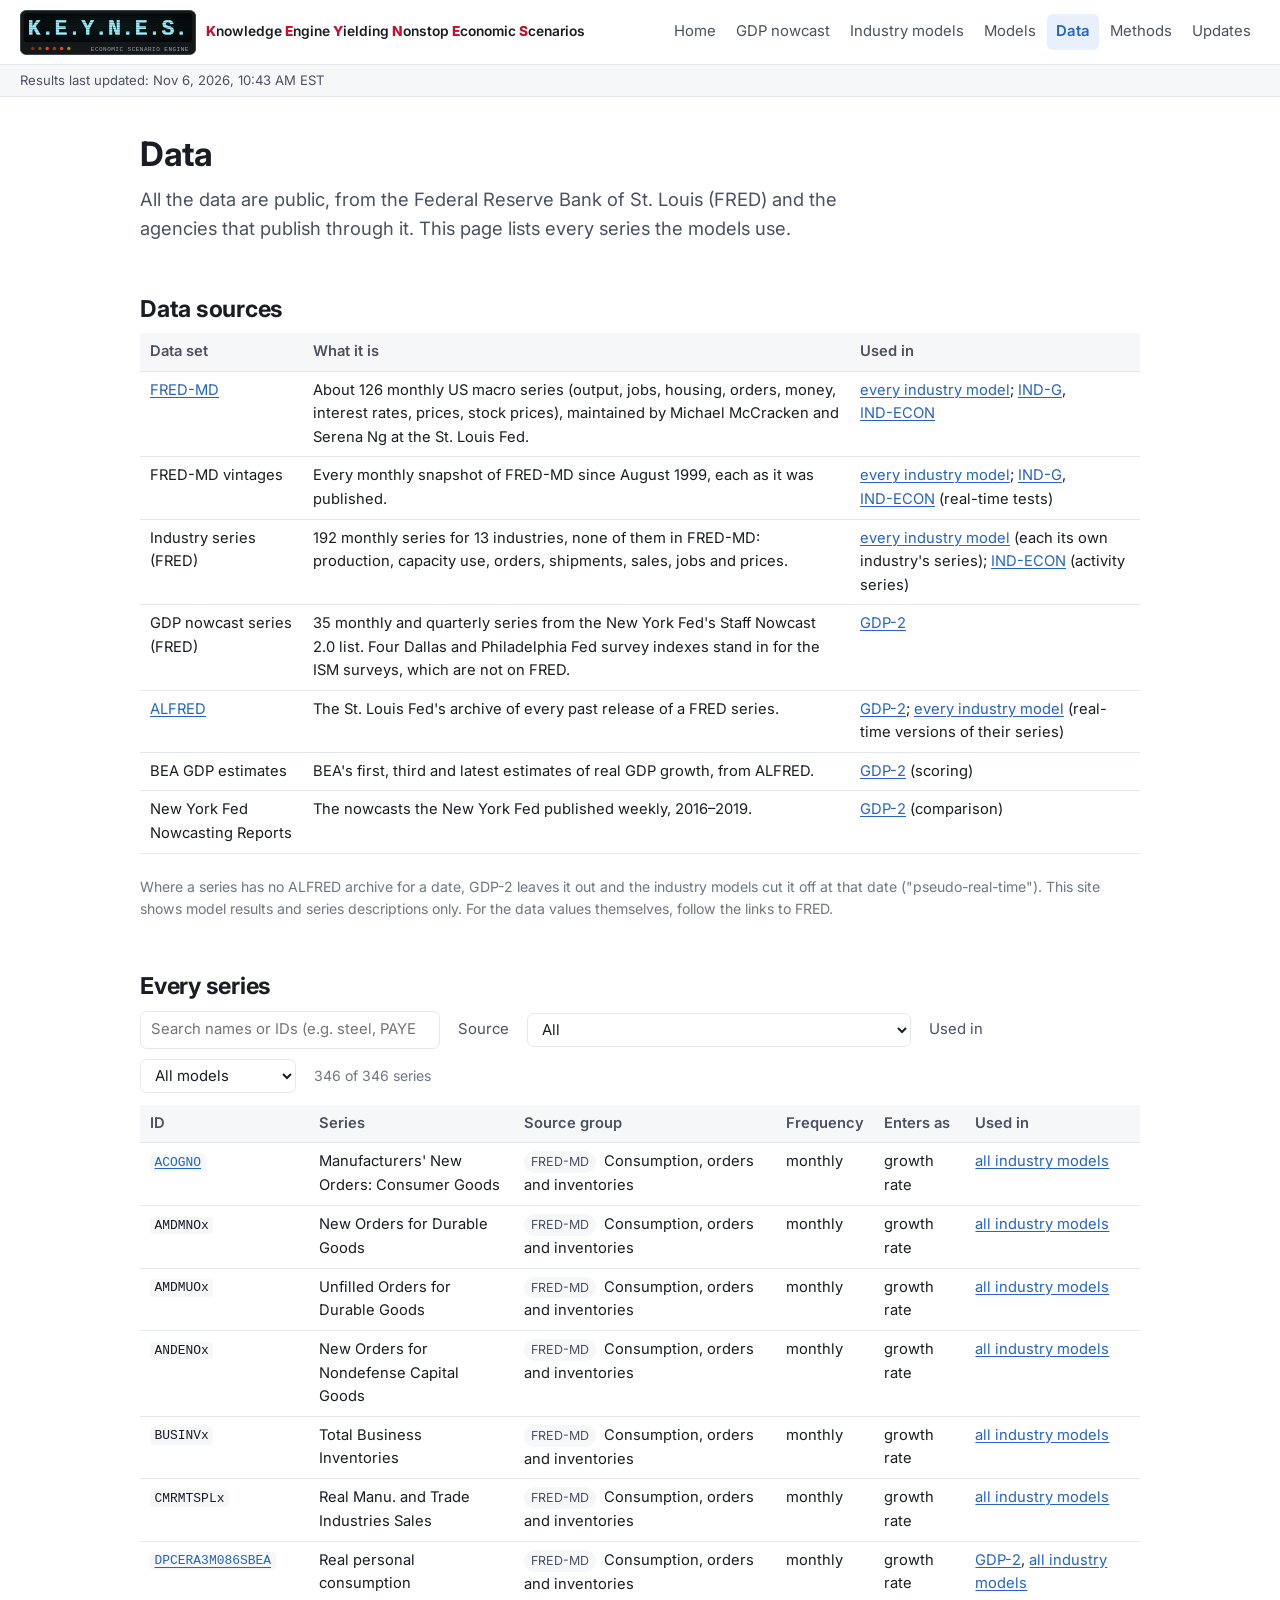
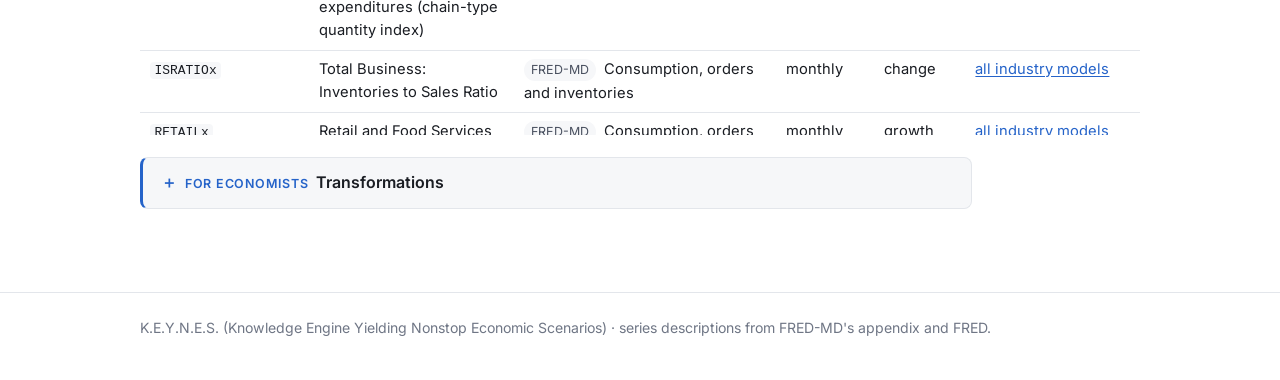
<file: data.html>
<!doctype html>
<html lang="en">
<head>
<meta charset="utf-8">
<meta name="viewport" content="width=device-width, initial-scale=1">
<title>Data · KEYNES</title>
<meta name="description" content="Every data series used by the GDP nowcast and the industry models, with links to FRED.">
<link rel="preconnect" href="https://fonts.googleapis.com">
<link rel="stylesheet" href="https://fonts.googleapis.com/css2?family=Inter:wght@400;600;700&display=swap">
<link rel="stylesheet" href="assets/style.css">
<script defer src="assets/common.js"></script>
<script defer src="assets/data.js"></script>
</head>
<body>
<header class="site"><div class="wrap">
  <a class="brand" href="index.html"><img src="assets/keynes.svg" alt="K.E.Y.N.E.S." width="176" height="45"><span class="kn"><b>K</b>nowledge <b>E</b>ngine <b>Y</b>ielding <b>N</b>onstop <b>E</b>conomic <b>S</b>cenarios</span></a>
  <nav class="main">
    <a href="index.html">Home</a>
    <a href="nowcast.html">GDP nowcast</a>
    <a href="industries.html">Industry models</a>
    <a href="structure.html">Models</a>
    <a href="data.html">Data</a>
    <a href="methods.html">Methods</a>
    <a href="updates.html">Updates</a>
  </nav>
</div></header>

<main><div class="wrap">
  <h1>Data</h1>
  <p class="lead">All the data are public, from the Federal Reserve Bank of St. Louis (FRED) and the agencies that
    publish through it. This page lists every series the models use.</p>

  <h2>Data sources</h2>
  <div class="table-wrap"><table>
    <thead><tr><th>Data set</th><th>What it is</th><th>Used in</th></tr></thead>
    <tbody>
      <tr><td><a href="https://www.stlouisfed.org/research/economists/mccracken/fred-databases" target="_blank" rel="noopener">FRED-MD</a></td>
        <td>About 126 monthly US macro series (output, jobs, housing, orders, money, interest rates, prices, stock
          prices), maintained by Michael McCracken and Serena Ng at the St. Louis Fed.</td>
        <td><a href="structure.html#production">every industry model</a>; <a href="structure.html#ind-g">IND-G</a>, <a href="structure.html#ind-econ">IND-ECON</a></td></tr>
      <tr><td>FRED-MD vintages</td><td>Every monthly snapshot of FRED-MD since August 1999, each as it was published.</td>
        <td><a href="structure.html#production">every industry model</a>; <a href="structure.html#ind-g">IND-G</a>, <a href="structure.html#ind-econ">IND-ECON</a> (real-time tests)</td></tr>
      <tr><td>Industry series (FRED)</td><td>192 monthly series for 13 industries, none of them in FRED-MD: production,
          capacity use, orders, shipments, sales, jobs and prices.</td><td><a href="structure.html#production">every industry model</a> (each its own industry's series); <a href="structure.html#ind-econ">IND-ECON</a> (activity series)</td></tr>
      <tr><td>GDP nowcast series (FRED)</td><td>35 monthly and quarterly series from the New York Fed's Staff Nowcast 2.0 list. Four Dallas and
          Philadelphia Fed survey indexes stand in for the ISM surveys, which are not on FRED.</td>
        <td><a href="nowcast.html">GDP-2</a></td></tr>
      <tr><td><a href="https://alfred.stlouisfed.org/" target="_blank" rel="noopener">ALFRED</a></td>
        <td>The St. Louis Fed's archive of every past release of a FRED series.</td>
        <td><a href="nowcast.html">GDP-2</a>; <a href="structure.html#production">every industry model</a> (real-time versions of their series)</td></tr>
      <tr><td>BEA GDP estimates</td><td>BEA's first, third and latest estimates of real GDP growth, from ALFRED.</td>
        <td><a href="nowcast.html">GDP-2</a> (scoring)</td></tr>
      <tr><td>New York Fed Nowcasting Reports</td><td>The nowcasts the New York Fed published weekly, 2016–2019.</td>
        <td><a href="nowcast.html">GDP-2</a> (comparison)</td></tr>
    </tbody>
  </table></div>
  <p class="small muted">Where a series has no ALFRED archive for a date, GDP-2 leaves it out and the industry models
    cut it off at that date ("pseudo-real-time"). This site shows model results and series descriptions only. For the data values themselves,
    follow the links to FRED.</p>

  <h2>Every series</h2>
  <div class="controls">
    <input type="search" id="q" placeholder="Search names or IDs (e.g. steel, PAYEMS)" aria-label="Search series">
    <label for="f-src">Source</label>
    <select id="f-src"><option value="">All</option></select>
    <label for="f-used">Used in</label>
    <select id="f-used"><option value="">All models</option><option value="GDP-2">GDP-2</option><option value="IND">Industry models</option></select>
    <span class="muted small" id="count"></span>
  </div>
  <div class="table-wrap" style="max-height: 70vh"><table id="tbl"></table></div>
  <details class="deep">
    <summary><span class="kicker">For economists</span>Transformations</summary>
    <p>Industry models follow FRED-MD's transformation codes: "growth rate" is the change in the log, "change in growth
      rate" the second difference of the log (FRED-MD's default for prices), "change" the first difference. Every series
      is then standardized. The GDP nowcast follows the New York Fed's Table 1: monthly % changes or changes, survey
      indexes in levels, quarterly series as % changes at an annual rate.</p>
  </details>
</div></main>

<footer class="site"><div class="wrap">
  K.E.Y.N.E.S. (Knowledge Engine Yielding Nonstop Economic Scenarios) · series descriptions from FRED-MD's appendix and FRED.
</div></footer>
</body>
</html>
</file>
<file: assets/style.css>
:root {
  --bg: #ffffff;
  --surface: #f6f7f9;
  --ink: #1a1d23;
  --ink-2: #4a5160;
  --ink-3: #6f7685;
  --line: #e3e6eb;
  --accent: #2563c9;
  --accent-soft: #e8f0fc;
  --good: #1f8a5b;
  --bad: #c2453b;
  --truth: #1a1d23;
  --max: 1040px;
  --radius: 10px;
  color-scheme: light;
}
@media (prefers-color-scheme: dark) {
  :root {
    --bg: #14161a;
    --surface: #1c1f25;
    --ink: #e9ebef;
    --ink-2: #b7bcc6;
    --ink-3: #8c93a1;
    --line: #2d313a;
    --accent: #6ea2f5;
    --accent-soft: #1d2a40;
    --good: #4cc08a;
    --bad: #ef7c70;
    --truth: #f2f3f5;
    color-scheme: dark;
  }
}

* { box-sizing: border-box; }
html { -webkit-text-size-adjust: 100%; }
body {
  margin: 0;
  background: var(--bg);
  color: var(--ink);
  font: 16px/1.6 Inter, system-ui, -apple-system, "Segoe UI", Roboto, sans-serif;
}
a { color: var(--accent); text-underline-offset: 2px; }
h1, h2, h3 { line-height: 1.25; letter-spacing: -0.01em; }
h1 { font-size: 2.1rem; margin: 0 0 0.6rem; }
h2 { font-size: 1.45rem; margin: 2.8rem 0 0.6rem; padding-top: 0.4rem; }
h2 .muted { font-weight: 400; }
h3 { font-size: 1.1rem; margin: 1.8rem 0 0.4rem; }
p { margin: 0 0 1rem; }
code { font: 0.88em ui-monospace, SFMono-Regular, Menlo, monospace; background: var(--surface);
       padding: 0.1em 0.35em; border-radius: 4px; }

/* layout */
.wrap { max-width: var(--max); margin: 0 auto; padding: 0 20px; }
header.site { border-bottom: 1px solid var(--line); background: var(--bg); position: sticky; top: 0; z-index: 10; }
header.site .wrap { display: flex; align-items: center; gap: 16px; min-height: 64px; flex-wrap: wrap; }
.brand { font-weight: 700; color: var(--ink); text-decoration: none; white-space: nowrap; }
.brand span { color: var(--accent); }
nav.main { display: flex; gap: 2px; flex-wrap: wrap; margin-left: auto; }
nav.main a { color: var(--ink-2); text-decoration: none; padding: 6px 9px; border-radius: 6px; font-size: 0.93rem; }
nav.main a:hover { background: var(--surface); color: var(--ink); }
nav.main a[aria-current="page"] { color: var(--accent); background: var(--accent-soft); font-weight: 600; }
main { padding: 36px 0 64px; }
footer.site { border-top: 1px solid var(--line); color: var(--ink-3); font-size: 0.88rem; padding: 24px 0 40px; }

.lead { font-size: 1.15rem; color: var(--ink-2); max-width: 46rem; }
.prose { max-width: 46rem; }
.muted { color: var(--ink-3); }
.small { font-size: 0.88rem; }

/* cards and stat tiles */
.grid { display: grid; gap: 16px; }
.grid.two { grid-template-columns: repeat(auto-fit, minmax(300px, 1fr)); }
.grid.three { grid-template-columns: repeat(auto-fit, minmax(220px, 1fr)); }
.card { border: 1px solid var(--line); border-radius: var(--radius); padding: 20px 22px; background: var(--bg); }
.card h3 { margin-top: 0; }
a.card { display: block; color: inherit; text-decoration: none; transition: border-color .15s; }
a.card:hover { border-color: var(--accent); }
a.card .more { color: var(--accent); font-weight: 600; font-size: 0.95rem; }
.stat { background: var(--surface); border-radius: var(--radius); padding: 16px 18px; }
.stat .value { font-size: 1.9rem; font-weight: 700; line-height: 1.1; }
.stat .label { color: var(--ink-2); font-size: 0.92rem; margin-top: 6px; }

/* figures */
figure.chart { margin: 1.2rem 0 1.6rem; }
figure.chart figcaption { color: var(--ink-3); font-size: 0.85rem; margin-top: 6px; max-width: 46rem; }
.chart-title { font-weight: 650; margin: 0 0 2px; }
.chart-sub { color: var(--ink-2); font-size: 0.92rem; margin: 0 0 8px; }
.plot { width: 100%; overflow-x: auto; }
.plot svg { max-width: 100%; height: auto; overflow: visible; }
.plot figure { margin: 0; }
.legend { display: flex; flex-wrap: wrap; gap: 6px 18px; font-size: 0.88rem; color: var(--ink-2); margin: 4px 0 8px; }
.legend i { display: inline-block; width: 18px; height: 3px; vertical-align: middle; margin-right: 6px; border-radius: 2px; }
.legend i.dot { width: 9px; height: 9px; border-radius: 50%; }
.legend i.ring { width: 9px; height: 9px; border-radius: 50%; background: none !important; border: 1.5px solid var(--ink-3); }

/* controls */
.controls { display: flex; flex-wrap: wrap; gap: 10px 18px; align-items: center; margin: 10px 0 12px; font-size: 0.93rem; }
.controls label { color: var(--ink-2); }
select, input[type="search"] {
  font: inherit; font-size: 0.93rem; color: var(--ink); background: var(--bg);
  border: 1px solid var(--line); border-radius: 7px; padding: 6px 10px;
}
input[type="search"] { min-width: 300px; }
.seg { display: inline-flex; border: 1px solid var(--line); border-radius: 8px; overflow: hidden; }
.seg button { font: inherit; font-size: 0.9rem; border: 0; background: var(--bg); color: var(--ink-2);
              padding: 6px 12px; cursor: pointer; }
.seg button + button { border-left: 1px solid var(--line); }
.seg button[aria-pressed="true"] { background: var(--accent-soft); color: var(--accent); font-weight: 600; }

/* tables */
.table-wrap { overflow-x: auto; margin: 0.6rem 0 1.4rem; }
table { border-collapse: collapse; width: 100%; font-size: 0.92rem; }
th, td { text-align: left; padding: 7px 10px; border-bottom: 1px solid var(--line); vertical-align: top; }
th { color: var(--ink-2); font-weight: 600; background: var(--surface); position: sticky; top: 0; }
td.num, th.num { text-align: right; font-variant-numeric: tabular-nums; white-space: nowrap; }
tr.best td { font-weight: 650; }
.good { color: var(--good); }
.bad { color: var(--bad); }
.tag { display: inline-block; font-size: 0.78rem; padding: 1px 7px; border-radius: 99px; background: var(--surface);
       color: var(--ink-2); margin: 1px 4px 1px 0; white-space: nowrap; }

/* the "for economists" layer */
details.deep { border: 1px solid var(--line); border-left: 3px solid var(--accent); border-radius: 8px;
               padding: 0 18px; margin: 1.2rem 0; background: var(--surface); max-width: 52rem; }
details.deep > summary { cursor: pointer; padding: 12px 0; font-weight: 600; color: var(--ink); list-style: none; }
details.deep > summary::-webkit-details-marker { display: none; }
details.deep > summary::before { content: "＋"; color: var(--accent); margin-right: 8px; }
details.deep[open] > summary::before { content: "－"; }
details.deep > summary .kicker { color: var(--accent); font-size: 0.78rem; text-transform: uppercase;
                                 letter-spacing: 0.06em; margin-right: 8px; }
details.deep[open] { padding-bottom: 12px; }
.katex-display { overflow-x: auto; overflow-y: hidden; padding: 4px 0; }

.callout { background: var(--accent-soft); border-radius: var(--radius); padding: 14px 18px; margin: 1rem 0 1.4rem;
           max-width: 46rem; }
.toc { display: flex; flex-wrap: wrap; gap: 6px 14px; font-size: 0.92rem; margin: 0.4rem 0 1.4rem; }
.toc a { text-decoration: none; }

/* loading-strength matrix */
.matrix td.cell { text-align: center; width: 76px; }
.matrix .bar { display: inline-block; height: 10px; border-radius: 3px; background: var(--accent); vertical-align: middle; }
.matrix .bar.neg { background: var(--bad); }
.matrix td.off { color: var(--line); }
.tabs { display: flex; gap: 6px; border-bottom: 1px solid var(--line); margin: 1.2rem 0 1rem; flex-wrap: wrap; }
.tabs button { font: inherit; border: 0; background: none; padding: 10px 14px; cursor: pointer; color: var(--ink-2);
               border-bottom: 2px solid transparent; margin-bottom: -1px; font-weight: 600; }
.tabs button[aria-selected="true"] { color: var(--accent); border-bottom-color: var(--accent); }
[hidden] { display: none !important; }

@media (max-width: 640px) {
  h1 { font-size: 1.65rem; }
  header.site .wrap { gap: 6px; padding-top: 8px; padding-bottom: 8px; }
  nav.main a { padding: 4px 7px; font-size: 0.88rem; }
  .stat .value { font-size: 1.5rem; }
}

/* home page: a headline sentence instead of stat tiles, two text columns instead of cards */
.headline { font-size: 1.45rem; line-height: 1.4; max-width: 44rem; margin: 0.2rem 0 0.4rem; letter-spacing: -0.01em; }
.headline strong { color: var(--accent); font-variant-numeric: tabular-nums; }
.parts { display: grid; grid-template-columns: 1fr 1fr; gap: 0; border-top: 2px solid var(--ink); margin-top: 0.8rem; }
.part { padding: 14px 32px 4px 0; }
.part + .part { border-left: 1px solid var(--line); padding: 14px 0 4px 32px; }
.part .kicker { font-size: 0.76rem; letter-spacing: 0.09em; text-transform: uppercase; color: var(--ink-3); margin: 0 0 2px; }
.part h3 { margin: 0 0 8px; font-size: 1.25rem; }
.part h3 a { color: var(--ink); text-decoration: none; }
.part h3 a:hover { color: var(--accent); }
.plot.mini { margin: 6px 0 2px; }
.mini-cap { color: var(--ink-3); font-size: 0.82rem; margin-bottom: 10px; }
@media (max-width: 760px) {
  .parts { grid-template-columns: 1fr; }
  .part, .part + .part { padding: 14px 0 4px; border-left: 0; }
  .part + .part { border-top: 1px solid var(--line); }
}

/* fan chart */
.fan { display: grid; grid-template-columns: minmax(0, 2.1fr) minmax(240px, 1fr); gap: 18px; align-items: start; }
.fan-side { padding-top: 6px; }
.fan-table { font-size: 0.85rem; margin-top: 4px; }
.fan-table td { padding: 3px 6px; border-bottom: 1px solid var(--line); }
.fan-table i { display: inline-block; width: 11px; height: 11px; border-radius: 2px; margin-right: 8px; vertical-align: -1px; }
.fan-table i.diamond { width: 8px; height: 8px; background: var(--truth); transform: rotate(45deg); border-radius: 0; margin-left: 2px; }
.fan.solo { grid-template-columns: 1fr; }
@media (max-width: 760px) { .fan { grid-template-columns: 1fr; } }
.legend i.diamond-key { width: 8px; height: 8px; background: var(--truth); transform: rotate(45deg); border-radius: 0; }

/* site name: K.E.Y.N.E.S., initials in red */
:root { --key: #c8102e; }
@media (prefers-color-scheme: dark) { :root { --key: #ff5a5f; } }
.brand { display: inline-flex; align-items: center; gap: 10px; }
.brand img { display: block; }
.brand .kn { font-size: 0.86rem; font-weight: 600; line-height: 1.25; color: var(--ink); white-space: nowrap; }
header.site .wrap, .updated .wrap { max-width: 1280px; }
@media (max-width: 1200px) { .brand .kn { display: none; } }
.brand .kn b { color: var(--key); font-weight: 800; }
@media (max-width: 640px) { .brand .kn { display: none; } .brand img { width: 140px; height: auto; } }

.updated { background: var(--surface); border-bottom: 1px solid var(--line); color: var(--ink-2); font-size: 0.82rem; padding: 5px 0; }

/* Updates page */
details.update { border-top: 1px solid var(--line); padding: 10px 0; }
details.update > summary { cursor: pointer; }
.update-body { padding: 4px 0 10px; }
.update-body h2 { font-size: 1.05rem; margin: 1.2rem 0 0.4rem; padding: 0; }
.update-body table { margin: 0.4rem 0 0.8rem; }

/* industry page: latest forecasts */
.fc-table td { vertical-align: middle; }
.fc-table th.sortable { cursor: pointer; user-select: none; }
.fc-table th.sortable:hover { color: var(--accent); }
.fc-table .ar { display: block; color: var(--ink-3); font-size: 0.78rem; font-weight: 400; }
.fc-table .val { font-weight: 600; }
.fc-table .group td { padding-top: 14px; font-weight: 600; color: var(--ink-2); border-bottom: 1px solid var(--line); }
.fc-table svg.spark { display: block; overflow: visible; }
.fc-key { display: inline-flex; align-items: center; gap: 4px; margin-right: 12px; }
.fc-key i { display: inline-block; width: 16px; height: 0; border-top: 2px solid; }
.fc-table td:first-child { min-width: 200px; }
.fc-table th, .fc-table td { padding-left: 7px; padding-right: 7px; }
.mini-fc { font-size: 0.86rem; }
.mini-fc td:first-child { min-width: 0; }
.mini-fc th, .mini-fc td { padding: 5px 5px; }
.crumbs { margin: 0 0 0.4rem; }
.crumbs a { text-decoration: none; }
/* model names never break at their hyphens */
a[href^="model.html"], a[href^="structure.html#ind"] { white-space: nowrap; }
</file>
